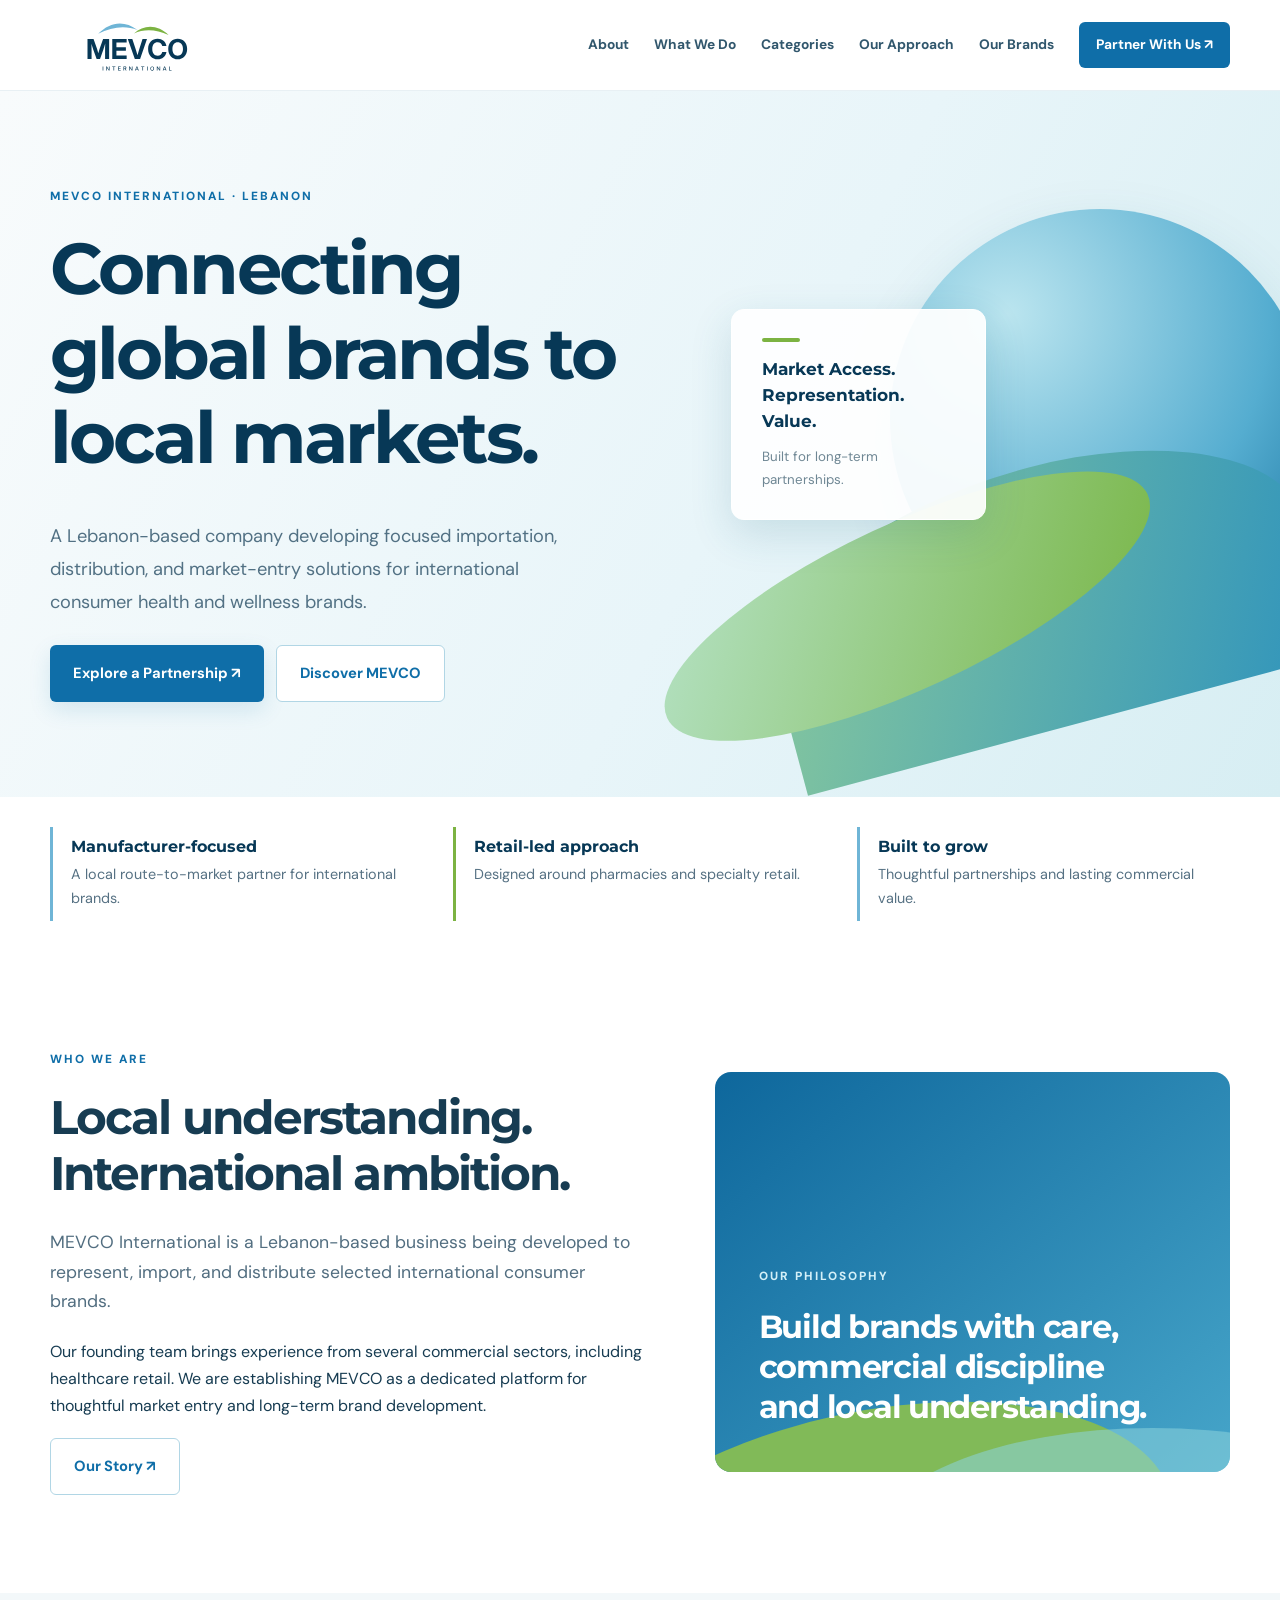
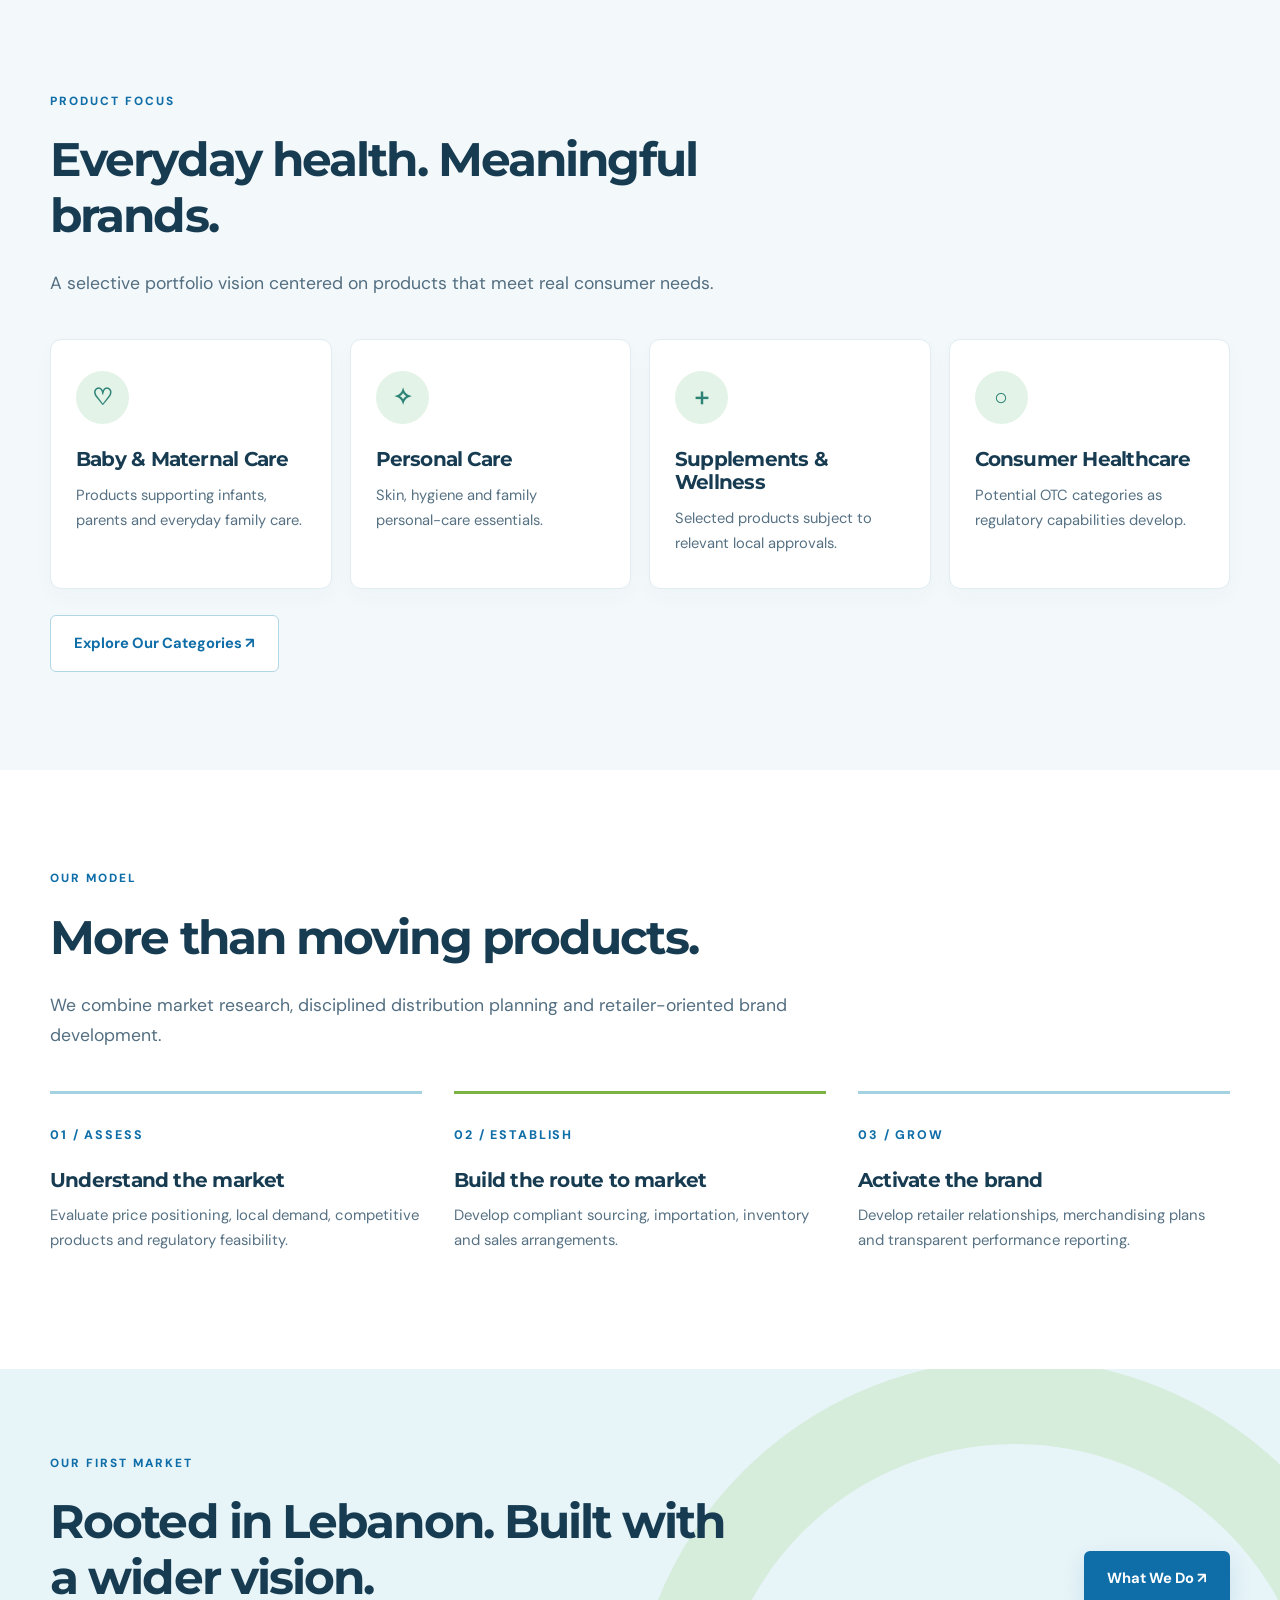
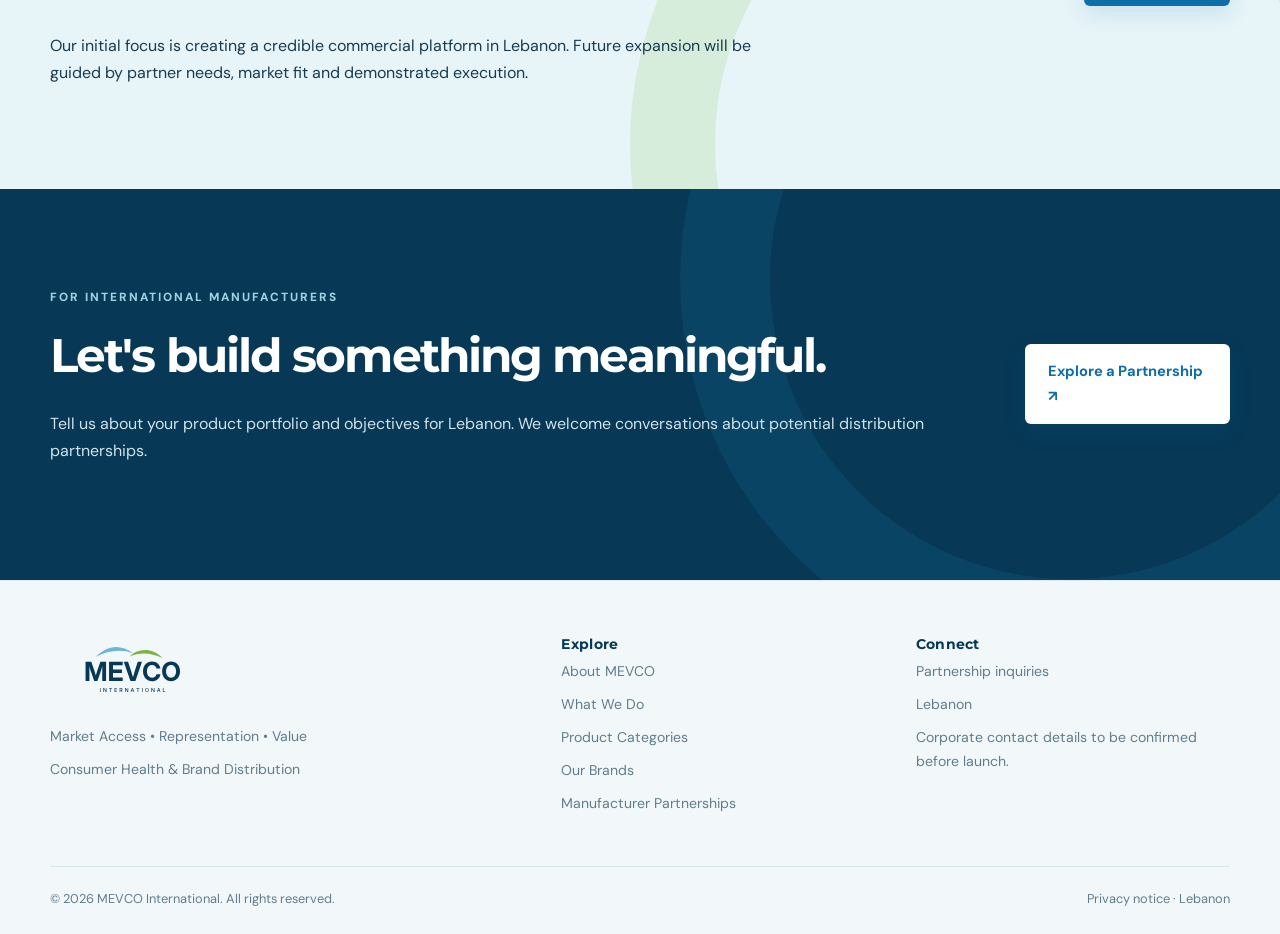
<file: index.html>
<!DOCTYPE html>

<html lang="en"><head><meta charset="utf-8"/><meta content="width=device-width,initial-scale=1" name="viewport"/><meta content="#0F6EA8" name="theme-color"/><meta content="MEVCO International is developing market-entry and distribution partnerships for consumer health brands in Lebanon." data-cms-meta="seo_description" name="description"/><title data-cms-title="seo_title">Consumer Health &amp; Brand Distribution | MEVCO International</title><link href="assets/favicon.png" rel="icon"/><link href="assets/site.css" rel="stylesheet"/></head><body data-cms-page="index"><a class="skip" href="#main">Skip to content</a><header class="site-header"><div class="container head-inner"><a aria-label="MEVCO International home" class="logo" href="index.html"><img alt="MEVCO International" src="assets/mevco-logo.svg"/></a><button aria-controls="site-nav" aria-expanded="false" aria-label="Toggle navigation" class="menu-toggle" type="button">Menu ☰</button><nav aria-label="Main navigation" class="nav" id="site-nav"><a class="" href="about.html">About</a><a class="" href="capabilities.html">What We Do</a><a class="" href="categories.html">Categories</a><a class="" href="partners.html">Our Approach</a><a href="brands.html">Our Brands</a><a class="nav-cta" href="contact.html">Partner With Us ↗</a></nav></div></header><main id="main"><section class="hero"><div class="container hero-inner"><div class="hero-copy"><span class="eyebrow" data-cms-text="eyebrow_01">MEVCO INTERNATIONAL · LEBANON</span><h1 data-cms-text="h1_01">Connecting global brands to <em>local markets.</em></h1><p data-cms-text="p_01">A Lebanon-based company developing focused importation, distribution, and market-entry solutions for international consumer health and wellness brands.</p><div class="actions"><a class="button" href="partners.html">Explore a Partnership ↗</a><a class="button button-outline" href="about.html">Discover MEVCO</a></div></div><div aria-hidden="true" class="hero-art"><img alt="MEVCO International" class="cms-hero-photo" data-cms-image="hero_image"/><div class="circle"></div><div class="wave"></div><div class="float"><div class="green-rule"></div><strong>Market Access.<br/>Representation.<br/>Value.</strong><small>Built for long-term partnerships.</small></div></div></div></section><section class="stats"><div class="container stat-grid"><div class="stat"><strong>Manufacturer-focused</strong><p data-cms-text="p_02">A local route-to-market partner for international brands.</p></div><div class="stat"><strong>Retail-led approach</strong><p data-cms-text="p_03">Designed around pharmacies and specialty retail.</p></div><div class="stat"><strong>Built to grow</strong><p data-cms-text="p_04">Thoughtful partnerships and lasting commercial value.</p></div></div></section><section class="section"><div class="container split"><div><span class="eyebrow" data-cms-text="eyebrow_02">Who we are</span><h2 data-cms-text="h2_01">Local understanding.<br/>International ambition.</h2><p class="lead" data-cms-text="p_05">MEVCO International is a Lebanon-based business being developed to represent, import, and distribute selected international consumer brands.</p><p data-cms-text="p_06">Our founding team brings experience from several commercial sectors, including healthcare retail. We are establishing MEVCO as a dedicated platform for thoughtful market entry and long-term brand development.</p><a class="button button-outline" href="about.html">Our Story ↗</a></div><div class="visual-panel"><div class="inner"><span class="eyebrow" data-cms-text="eyebrow_03">Our philosophy</span><strong>Build brands with care, commercial discipline and local understanding.</strong></div></div></div></section><section class="section section-tint"><div class="container"><div class="section-heading"><span class="eyebrow" data-cms-text="eyebrow_04">Product focus</span><h2 data-cms-text="h2_02">Everyday health. Meaningful brands.</h2><p class="lead" data-cms-text="p_07">A selective portfolio vision centered on products that meet real consumer needs.</p></div><div class="cards"><article class="card"><div class="card-icon">♡</div><h3 data-cms-text="h3_01">Baby &amp; Maternal Care</h3><p data-cms-text="p_08">Products supporting infants, parents and everyday family care.</p></article><article class="card"><div class="card-icon">✧</div><h3 data-cms-text="h3_02">Personal Care</h3><p data-cms-text="p_09">Skin, hygiene and family personal-care essentials.</p></article><article class="card"><div class="card-icon">＋</div><h3 data-cms-text="h3_03">Supplements &amp; Wellness</h3><p data-cms-text="p_10">Selected products subject to relevant local approvals.</p></article><article class="card"><div class="card-icon">○</div><h3 data-cms-text="h3_04">Consumer Healthcare</h3><p data-cms-text="p_11">Potential OTC categories as regulatory capabilities develop.</p></article></div><div class="actions"><a class="button button-outline" href="categories.html">Explore Our Categories ↗</a></div></div></section><section class="section"><div class="container"><span class="eyebrow" data-cms-text="eyebrow_05">Our model</span><h2 data-cms-text="h2_03">More than moving products.</h2><p class="lead section-heading" data-cms-text="p_12">We combine market research, disciplined distribution planning and retailer-oriented brand development.</p><div class="process"><article><span class="num">01 / ASSESS</span><h3 data-cms-text="h3_05">Understand the market</h3><p data-cms-text="p_13">Evaluate price positioning, local demand, competitive products and regulatory feasibility.</p></article><article><span class="num">02 / ESTABLISH</span><h3 data-cms-text="h3_06">Build the route to market</h3><p data-cms-text="p_14">Develop compliant sourcing, importation, inventory and sales arrangements.</p></article><article><span class="num">03 / GROW</span><h3 data-cms-text="h3_07">Activate the brand</h3><p data-cms-text="p_15">Develop retailer relationships, merchandising plans and transparent performance reporting.</p></article></div></div></section><section class="band"><div class="container"><div class="copy"><span class="eyebrow" data-cms-text="eyebrow_06">Our first market</span><h2 data-cms-text="h2_04">Rooted in Lebanon.<br/>Built with a wider vision.</h2><p data-cms-text="p_16">Our initial focus is creating a credible commercial platform in Lebanon. Future expansion will be guided by partner needs, market fit and demonstrated execution.</p></div><a class="button" href="capabilities.html">What We Do ↗</a></div></section><section class="section dark-cta"><div class="container"><div><span class="eyebrow" data-cms-text="eyebrow_07" style="color:#9bd5e3">For international manufacturers</span><h2 data-cms-text="h2_05">Let's build something meaningful.</h2><p data-cms-text="p_17">Tell us about your product portfolio and objectives for Lebanon. We welcome conversations about potential distribution partnerships.</p></div><a class="button button-light" href="contact.html">Explore a Partnership ↗</a></div></section></main><footer class="site-footer"><div class="container"><div class="footer-grid"><div><img alt="MEVCO International" src="assets/mevco-logo.svg"/><p style="max-width:280px;margin-top:18px">Market Access • Representation • Value</p><p>Consumer Health &amp; Brand Distribution</p></div><div><h4>Explore</h4><a href="about.html">About MEVCO</a><a href="capabilities.html">What We Do</a><a href="categories.html">Product Categories</a><a href="brands.html">Our Brands</a><a href="partners.html">Manufacturer Partnerships</a></div><div><h4>Connect</h4><a href="contact.html">Partnership inquiries</a><p>Lebanon</p><p>Corporate contact details to be confirmed before launch.</p></div></div><div class="footer-base"><span>© <span id="year">2026</span> MEVCO International. All rights reserved.</span><span><a href="privacy.html">Privacy notice</a> · Lebanon</span></div></div></footer><script defer="" src="assets/site.js"></script><script defer="True" src="assets/cms-content.js"></script><script>document.getElementById('year').textContent=new Date().getFullYear();</script></body></html>
</file>
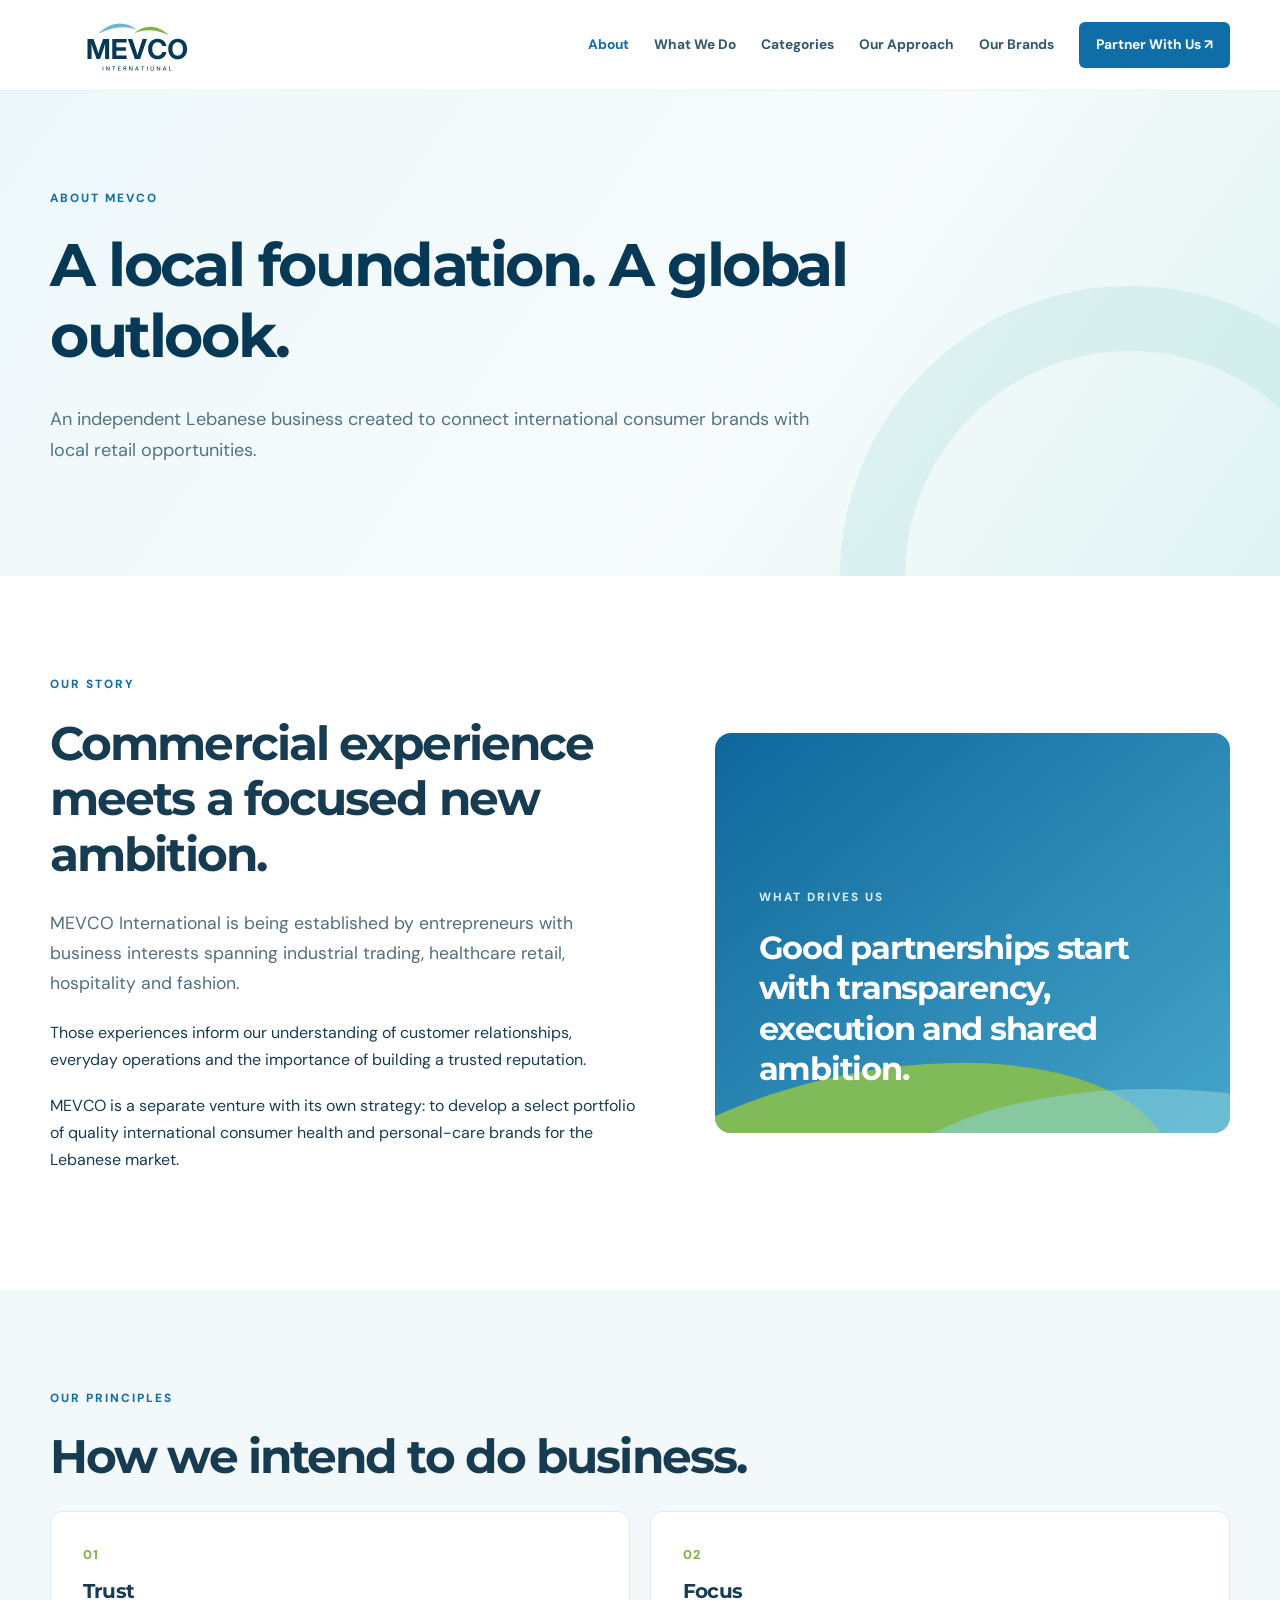
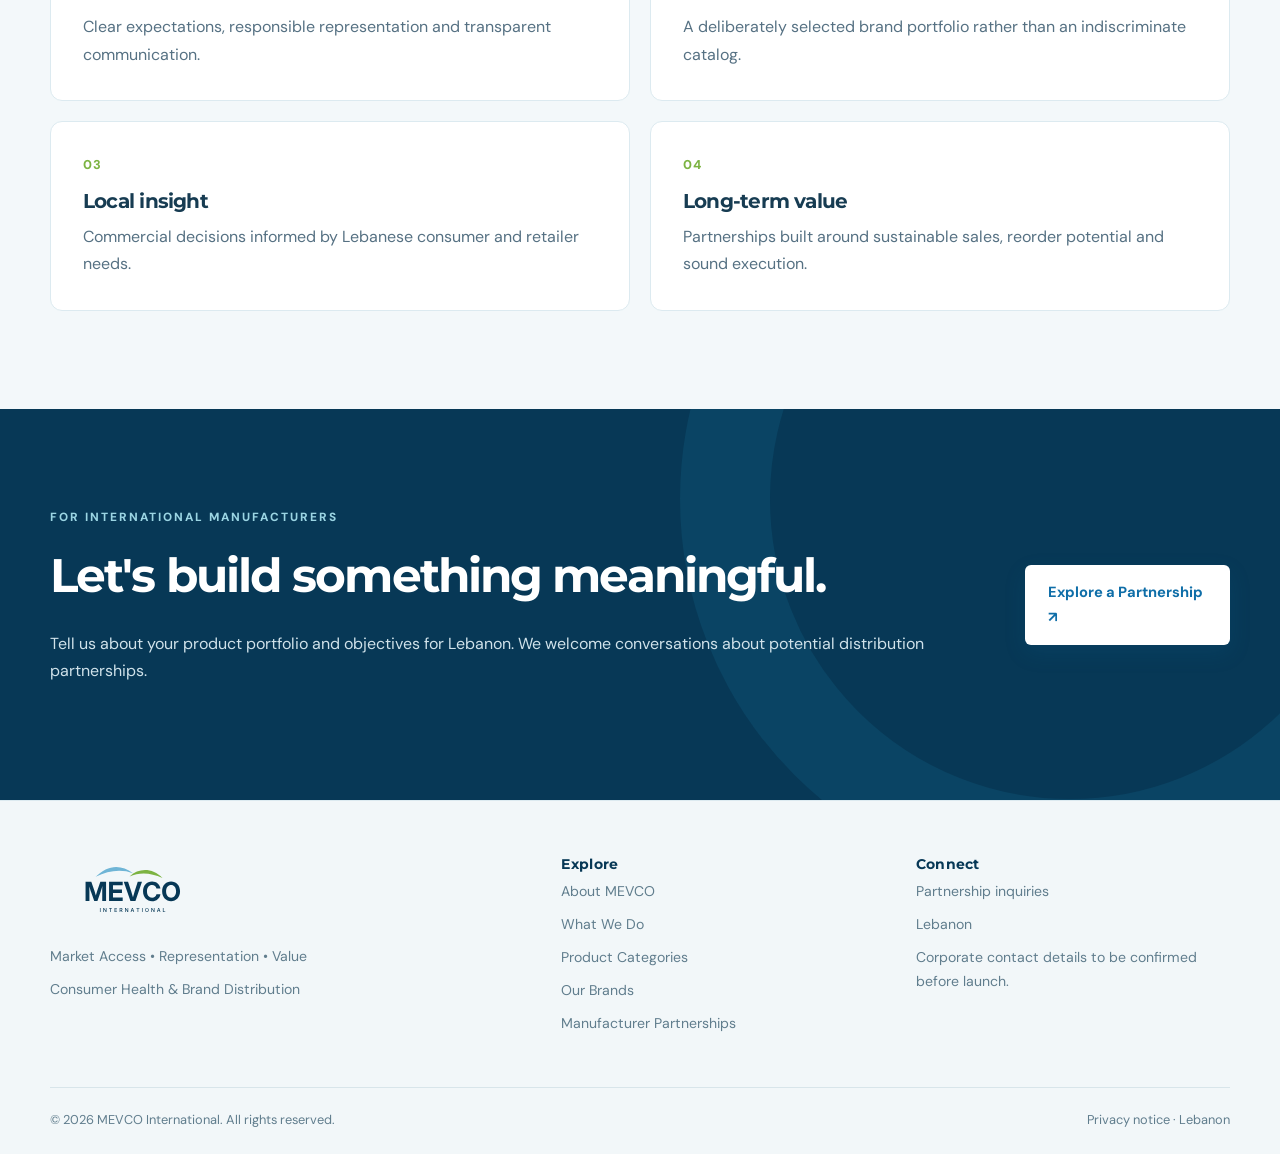
<file: about.html>
<!DOCTYPE html>

<html lang="en"><head><meta charset="utf-8"/><meta content="width=device-width,initial-scale=1" name="viewport"/><meta content="#0F6EA8" name="theme-color"/><meta content="Learn about MEVCO International, a Lebanon-based company with an international brand distribution vision." data-cms-meta="seo_description" name="description"/><title data-cms-title="seo_title">About MEVCO | MEVCO International</title><link href="assets/favicon.png" rel="icon"/><link href="assets/site.css" rel="stylesheet"/></head><body data-cms-page="about"><a class="skip" href="#main">Skip to content</a><header class="site-header"><div class="container head-inner"><a aria-label="MEVCO International home" class="logo" href="index.html"><img alt="MEVCO International" src="assets/mevco-logo.svg"/></a><button aria-controls="site-nav" aria-expanded="false" aria-label="Toggle navigation" class="menu-toggle" type="button">Menu ☰</button><nav aria-label="Main navigation" class="nav" id="site-nav"><a class="active" href="about.html">About</a><a class="" href="capabilities.html">What We Do</a><a class="" href="categories.html">Categories</a><a class="" href="partners.html">Our Approach</a><a href="brands.html">Our Brands</a><a class="nav-cta" href="contact.html">Partner With Us ↗</a></nav></div></header><main id="main"><section class="page-hero"><div class="container"><span class="eyebrow" data-cms-text="eyebrow_01">About MEVCO</span><h1 data-cms-text="h1_01">A local foundation. A global outlook.</h1><p data-cms-text="p_01">An independent Lebanese business created to connect international consumer brands with local retail opportunities.</p></div></section><section class="section"><div class="container split"><div><span class="eyebrow" data-cms-text="eyebrow_02">Our story</span><h2 data-cms-text="h2_01">Commercial experience meets a focused new ambition.</h2><p class="lead" data-cms-text="p_02">MEVCO International is being established by entrepreneurs with business interests spanning industrial trading, healthcare retail, hospitality and fashion.</p><p data-cms-text="p_03">Those experiences inform our understanding of customer relationships, everyday operations and the importance of building a trusted reputation.</p><p data-cms-text="p_04">MEVCO is a separate venture with its own strategy: to develop a select portfolio of quality international consumer health and personal-care brands for the Lebanese market.</p></div><div class="visual-panel"><div class="inner"><span class="eyebrow" data-cms-text="eyebrow_03">What drives us</span><strong>Good partnerships start with transparency, execution and shared ambition.</strong></div></div></div></section><section class="section section-tint"><div class="container"><span class="eyebrow" data-cms-text="eyebrow_04">Our principles</span><h2 data-cms-text="h2_02">How we intend to do business.</h2><div class="tiles"><article class="tile"><div class="number">01</div><h3 data-cms-text="h3_01">Trust</h3><p data-cms-text="p_05">Clear expectations, responsible representation and transparent communication.</p></article><article class="tile"><div class="number">02</div><h3 data-cms-text="h3_02">Focus</h3><p data-cms-text="p_06">A deliberately selected brand portfolio rather than an indiscriminate catalog.</p></article><article class="tile"><div class="number">03</div><h3 data-cms-text="h3_03">Local insight</h3><p data-cms-text="p_07">Commercial decisions informed by Lebanese consumer and retailer needs.</p></article><article class="tile"><div class="number">04</div><h3 data-cms-text="h3_04">Long-term value</h3><p data-cms-text="p_08">Partnerships built around sustainable sales, reorder potential and sound execution.</p></article></div></div></section><section class="section dark-cta"><div class="container"><div><span class="eyebrow" data-cms-text="eyebrow_05" style="color:#9bd5e3">For international manufacturers</span><h2 data-cms-text="h2_03">Let's build something meaningful.</h2><p data-cms-text="p_09">Tell us about your product portfolio and objectives for Lebanon. We welcome conversations about potential distribution partnerships.</p></div><a class="button button-light" href="contact.html">Explore a Partnership ↗</a></div></section></main><footer class="site-footer"><div class="container"><div class="footer-grid"><div><img alt="MEVCO International" src="assets/mevco-logo.svg"/><p style="max-width:280px;margin-top:18px">Market Access • Representation • Value</p><p>Consumer Health &amp; Brand Distribution</p></div><div><h4>Explore</h4><a href="about.html">About MEVCO</a><a href="capabilities.html">What We Do</a><a href="categories.html">Product Categories</a><a href="brands.html">Our Brands</a><a href="partners.html">Manufacturer Partnerships</a></div><div><h4>Connect</h4><a href="contact.html">Partnership inquiries</a><p>Lebanon</p><p>Corporate contact details to be confirmed before launch.</p></div></div><div class="footer-base"><span>© <span id="year">2026</span> MEVCO International. All rights reserved.</span><span><a href="privacy.html">Privacy notice</a> · Lebanon</span></div></div></footer><script defer="" src="assets/site.js"></script><script defer="True" src="assets/cms-content.js"></script><script>document.getElementById('year').textContent=new Date().getFullYear();</script></body></html>
</file>
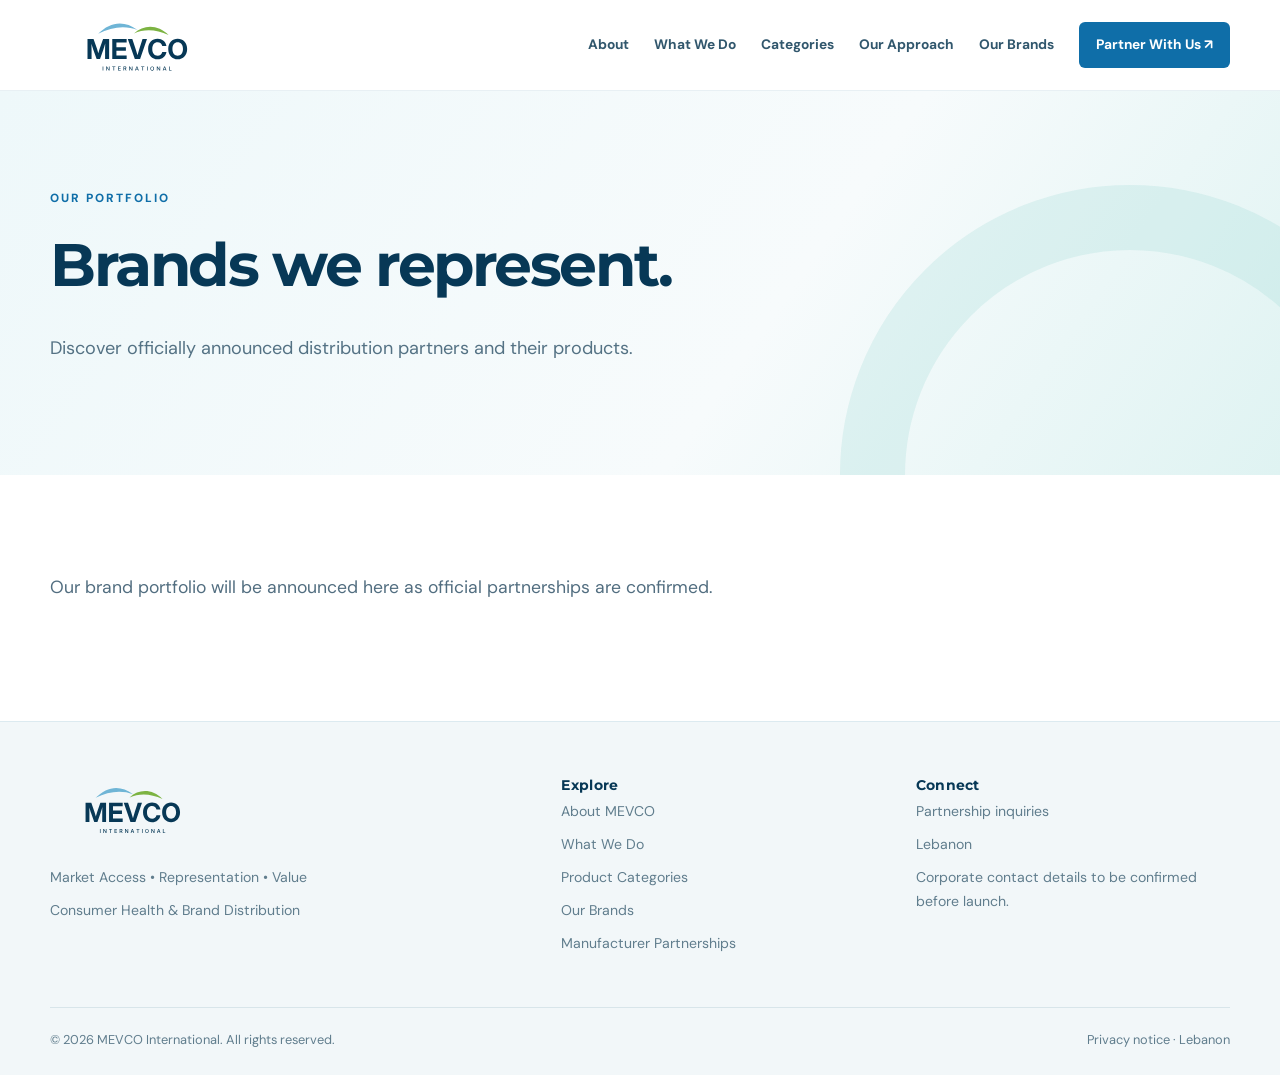
<file: brands.html>
<!DOCTYPE html>
<html lang="en"><head><meta charset="utf-8"/><meta content="width=device-width,initial-scale=1" name="viewport"/><meta content="#0F6EA8" name="theme-color"/><meta content="Explore MEVCO International's authorized brand partners." name="description"/><link href="assets/favicon.png" rel="icon"/><link href="assets/site.css" rel="stylesheet"/><title>Our Brands | MEVCO International</title></head><body data-cms-page="brands"><a class="skip" href="#main">Skip to content</a><header class="site-header"><div class="container head-inner"><a aria-label="MEVCO International home" class="logo" href="index.html"><img alt="MEVCO International" src="assets/mevco-logo.svg"/></a><button aria-controls="site-nav" aria-expanded="false" aria-label="Toggle navigation" class="menu-toggle" type="button">Menu ☰</button><nav aria-label="Main navigation" class="nav" id="site-nav"><a class="" href="about.html">About</a><a class="" href="capabilities.html">What We Do</a><a class="" href="categories.html">Categories</a><a class="" href="partners.html">Our Approach</a><a href="brands.html">Our Brands</a><a class="nav-cta" href="contact.html">Partner With Us ↗</a></nav></div></header><main id="main"><section class="page-hero"><div class="container"><span class="eyebrow">Our portfolio</span><h1>Brands we represent.</h1><p>Discover officially announced distribution partners and their products.</p></div></section><section class="section"><div class="container"><div aria-live="polite" class="brands-grid" id="brands-list"><p>Loading brands...</p></div></div></section></main><footer class="site-footer"><div class="container"><div class="footer-grid"><div><img alt="MEVCO International" src="assets/mevco-logo.svg"/><p style="max-width:280px;margin-top:18px">Market Access • Representation • Value</p><p>Consumer Health &amp; Brand Distribution</p></div><div><h4>Explore</h4><a href="about.html">About MEVCO</a><a href="capabilities.html">What We Do</a><a href="categories.html">Product Categories</a><a href="brands.html">Our Brands</a><a href="partners.html">Manufacturer Partnerships</a></div><div><h4>Connect</h4><a href="contact.html">Partnership inquiries</a><p>Lebanon</p><p>Corporate contact details to be confirmed before launch.</p></div></div><div class="footer-base"><span>© <span id="year">2026</span> MEVCO International. All rights reserved.</span><span><a href="privacy.html">Privacy notice</a> · Lebanon</span></div></div></footer><script defer="" src="assets/site.js"></script><script defer="" src="assets/cms-content.js"></script><script defer="" src="assets/brands.js"></script></body></html>
</file>
<file: assets/site.css>
@import url('https://fonts.googleapis.com/css2?family=DM+Sans:wght@400;500;600;700&family=Montserrat:wght@500;600;700;800&display=swap');
:root{--ink:#173c52;--deep:#073856;--blue:#0f6ea8;--sky:#6fb5d6;--green:#7cb342;--mint:#d9efe3;--pale:#f3f8fa;--line:#dceaf0;--muted:#567183;--white:#fff}*{box-sizing:border-box}html{scroll-behavior:smooth}body{margin:0;font:16px/1.7 'DM Sans',Arial,sans-serif;color:var(--ink);background:white}a{color:inherit;text-decoration:none}button,input,textarea,select{font:inherit}button{cursor:pointer}h1,h2,h3,h4{font-family:Montserrat,Arial,sans-serif;letter-spacing:-.04em;line-height:1.18;margin:0 0 .55em}h1{font-size:clamp(2.7rem,5.6vw,5.55rem)}h2{font-size:clamp(2.05rem,3.7vw,3.55rem)}h3{font-size:1.22rem}p{margin:0 0 1.15em}.container{width:min(1180px,calc(100% - 48px));margin:auto}.skip{position:absolute;top:-100px;left:10px;background:#fff;padding:12px;z-index:1000}.skip:focus{top:8px}.site-header{position:sticky;top:0;z-index:50;background:#fffffff0;backdrop-filter:blur(18px);border-bottom:1px solid #e8f0f4}.head-inner{height:90px;display:flex;gap:24px;align-items:center;justify-content:space-between}.logo{display:flex;align-items:center;flex-shrink:0}.logo img{width:174px;height:auto;display:block}.nav{display:flex;gap:25px;align-items:center}.nav a{font-size:.86rem;font-weight:700;color:#31576d}.nav a:hover,.nav a.active{color:var(--blue)}.nav .nav-cta{color:white;background:var(--blue);padding:11px 17px;border-radius:6px}.nav .nav-cta:hover{color:white;background:#095781}.menu-toggle{display:none;border:1px solid var(--line);border-radius:8px;padding:9px 12px;color:var(--blue);background:white}.eyebrow{font-size:.74rem;font-weight:800;letter-spacing:.17em;text-transform:uppercase;color:var(--blue);display:block;margin-bottom:21px}.muted{color:var(--muted)}.lead{font-size:1.1rem;color:#526e80;max-width:700px}.button{border:0;display:inline-flex;justify-content:center;align-items:center;gap:14px;padding:15px 23px;border-radius:6px;background:var(--blue);color:#fff;font-size:.92rem;font-weight:700;box-shadow:0 8px 22px #0f6ea822;transition:background .2s,transform .2s}.button:hover{background:#075987;transform:translateY(-1px)}.button-outline{background:white;color:var(--blue);border:1px solid #b1d6e5;box-shadow:none}.button-outline:hover{background:#e8f7fc}.button-light{background:white;color:var(--blue)}.button-light:hover{background:#ecf6f9}.actions{display:flex;flex-wrap:wrap;gap:12px;margin-top:26px}.hero{background:linear-gradient(118deg,#f8fbfc 0%,#e8f5f9 57%,#d7eef3);overflow:hidden;position:relative}.hero-inner{display:grid;grid-template-columns:1.12fr .88fr;gap:45px;align-items:center;min-height:610px}.hero-copy{padding:95px 0}.hero h1{color:var(--deep)}.hero h1 em{font-style:normal;color:var(--blue)}.hero-copy>p{font-size:1.14rem;line-height:1.8;color:#527184;max-width:550px}.hero-art{height:470px;position:relative;isolation:isolate}.hero-art .circle{width:420px;height:420px;background:radial-gradient(circle at 28% 25%,#bbe5ef,#55add0 60%,#126d9b);position:absolute;right:-16%;top:0;border-radius:50%;box-shadow:0 20px 55px #185d7920}.hero-art .wave{position:absolute;width:550px;height:260px;background:linear-gradient(115deg,#8bca9c,#2e93bd);right:-17%;bottom:-50px;border-radius:70% 60% 0 0;transform:rotate(-15deg)}.hero-art .wave:before{content:'';position:absolute;left:-120px;top:20px;width:530px;height:165px;border-radius:50%;background:linear-gradient(130deg,#b5e2c5,#79b647);transform:rotate(-10deg)}.hero-art .float{position:absolute;top:100px;left:0;background:#ffffffed;box-shadow:0 14px 42px #1f688329;border-radius:13px;padding:28px 30px;border:1px solid white;max-width:255px}.float strong{display:block;font:700 1.05rem/1.55 Montserrat;color:var(--deep)}.float small{display:block;color:#6f8794;margin-top:12px}.green-rule{width:38px;height:4px;background:var(--green);border-radius:4px;margin-bottom:14px}.stats{padding:30px 0}.stat-grid{display:grid;grid-template-columns:repeat(3,1fr);gap:30px}.stat{border-left:3px solid var(--sky);padding:10px 18px}.stat:nth-child(2){border-color:var(--green)}.stat strong{display:block;color:var(--deep);font:700 1rem Montserrat}.stat p{margin:6px 0 0;color:var(--muted);font-size:.9rem}.section{padding:98px 0}.section-tint{background:var(--pale)}.split{display:grid;grid-template-columns:1.07fr .93fr;gap:72px;align-items:center}.visual-panel{border-radius:16px;min-height:400px;padding:44px;display:flex;align-items:flex-end;position:relative;overflow:hidden;color:white;background:linear-gradient(140deg,#0e679c,#46a5c9)}.visual-panel:before{content:'';position:absolute;width:120%;height:75%;background:#81ba58;border-radius:50%;left:-30%;bottom:-60%;transform:rotate(-12deg)}.visual-panel:after{content:'';position:absolute;width:110%;height:60%;border-radius:50%;right:-40%;bottom:-49%;background:#8dd3dc8c}.visual-panel .inner{position:relative;z-index:1}.visual-panel strong{font:700 clamp(1.6rem,2.5vw,2.35rem)/1.26 Montserrat;letter-spacing:-.04em;display:block;max-width:400px}.visual-panel .eyebrow{color:#d4f0f8}.section-heading{max-width:780px;margin-bottom:40px}.cards{display:grid;grid-template-columns:repeat(4,1fr);gap:18px}.card{padding:31px 25px;background:white;border:1px solid #e1edf1;border-radius:11px;box-shadow:0 8px 22px #0c628807;min-height:250px}.card p{font-size:.92rem;color:var(--muted);margin:0}.card-icon{width:53px;height:53px;background:#e3f3e7;border-radius:50%;display:grid;place-items:center;color:#2e8377;font-size:1.45rem;font-weight:800;margin-bottom:24px}.card h3{margin-bottom:12px}.process{display:grid;grid-template-columns:repeat(3,1fr);gap:32px}.process article{border-top:3px solid #a3d2e3;padding-top:26px}.process article:nth-child(2){border-color:var(--green)}.process .num{font-size:.78rem;letter-spacing:.15em;color:var(--blue);font-weight:800}.process h3{margin-top:22px}.process p{color:var(--muted);font-size:.93rem}.band{padding:84px 0;background:#e7f4f8;position:relative;overflow:hidden}.band:before{position:absolute;content:'';right:-120px;bottom:-340px;width:600px;height:600px;border:85px solid #d7eddc;border-radius:50%}.band .container{position:relative;display:flex;gap:35px;justify-content:space-between;align-items:center}.band .copy{max-width:710px}.dark-cta{background:#073856;color:white;position:relative;overflow:hidden}.dark-cta:after{content:'';position:absolute;right:-180px;top:-300px;width:600px;height:600px;border-radius:50%;border:90px solid #14678c;opacity:.25}.dark-cta h2{color:white}.dark-cta p{color:#d0e2ea}.dark-cta .container{position:relative;z-index:2;display:flex;align-items:center;justify-content:space-between;gap:50px}.page-hero{background:linear-gradient(125deg,#eef8fa,#f7fbfc 60%,#dff3f2);padding:97px 0 90px;overflow:hidden;position:relative}.page-hero:after{content:'';position:absolute;width:450px;height:450px;right:-140px;bottom:-290px;border:65px solid #9cd6d2;border-radius:50%;opacity:.25}.page-hero h1{font-size:clamp(2.6rem,4.7vw,4.7rem);max-width:850px;color:var(--deep)}.page-hero p{font-size:1.13rem;color:#547284;max-width:780px}.ticks{display:grid;grid-template-columns:1fr 1fr;gap:17px 36px;margin-top:20px}.tick{padding-left:26px;position:relative}.tick:before{content:'✓';position:absolute;left:0;color:#599a47;font-weight:900}.tiles{display:grid;grid-template-columns:repeat(2,1fr);gap:20px}.tile{border:1px solid var(--line);border-radius:12px;padding:32px;background:#fff}.tile .number{color:var(--green);font-weight:800;letter-spacing:.09em;font-size:.8rem}.tile h3{margin-top:14px}.tile p{color:var(--muted);margin:0}.quote{font:600 clamp(1.35rem,2.3vw,2.1rem)/1.45 Montserrat;color:var(--deep);letter-spacing:-.03em}.contact-grid{display:grid;grid-template-columns:.82fr 1.18fr;gap:70px}.contact-form{padding:35px;background:#fff;border:1px solid var(--line);border-radius:14px;box-shadow:0 18px 60px #12587c0b}.form-grid{display:grid;grid-template-columns:1fr 1fr;gap:18px}.field{display:flex;flex-direction:column;gap:6px;margin-bottom:18px}.field label{font-size:.84rem;font-weight:700;color:#315b70}.field input,.field select,.field textarea{width:100%;border:1px solid #bed6df;border-radius:7px;background:#fff;color:var(--ink);padding:12px 13px;outline-offset:3px}.field textarea{min-height:140px;resize:vertical}.field input:focus,.field select:focus,.field textarea:focus{border-color:var(--blue)}.form-note{font-size:.79rem;color:var(--muted);margin:12px 0 0}.hp{position:absolute;left:-9999px}.site-footer{background:#f2f7f9;border-top:1px solid var(--line);padding:55px 0 24px}.footer-grid{display:grid;grid-template-columns:1.5fr 1fr 1fr;gap:40px;padding-bottom:42px}.footer-grid img{width:165px}.footer-grid h4{font-size:.85rem;color:var(--deep);letter-spacing:.02em}.footer-grid p,.footer-grid a{display:block;color:#607d8d;font-size:.88rem;margin-bottom:9px}.footer-grid a:hover{color:var(--blue)}.footer-base{border-top:1px solid #d8e5ea;display:flex;justify-content:space-between;gap:20px;padding-top:21px;color:#607d8d;font-size:.8rem}.callout{background:#e9f6f8;border-left:4px solid var(--green);padding:25px 29px;border-radius:0 9px 9px 0}.small{font-size:.89rem}.max-760{max-width:760px}.success{background:#edf9f2;color:#20603d;padding:20px;border-radius:9px}
@media(max-width:1010px){.nav{gap:14px}.nav a{font-size:.78rem}.hero-inner{gap:10px}.hero-art .circle{right:-20%}.cards{grid-template-columns:repeat(2,1fr)}.split{gap:36px}}
@media(max-width:780px){.head-inner{height:75px}.logo img{width:145px}.menu-toggle{display:block}.nav{display:none;position:absolute;top:75px;left:0;right:0;padding:17px 24px 24px;background:white;border-bottom:1px solid var(--line);box-shadow:0 12px 20px #0b476110;flex-direction:column;align-items:stretch;gap:6px}.nav.open{display:flex}.nav a{font-size:.93rem;padding:8px}.nav .nav-cta{text-align:center;padding:12px}.hero-inner{grid-template-columns:1fr;min-height:auto}.hero-copy{padding:72px 0 8px}.hero-art{height:330px;max-width:560px;width:100%;margin:auto}.hero-art .circle{width:340px;height:340px;right:0}.hero-art .wave{right:-10%}.hero-art .float{left:8%;top:75px}.split,.contact-grid{grid-template-columns:1fr}.process{grid-template-columns:1fr;gap:22px}.section{padding:75px 0}.band .container,.dark-cta .container{display:block}.band .button,.dark-cta .button{margin-top:15px}.footer-grid{grid-template-columns:1fr 1fr}.footer-grid>div:first-child{grid-column:1/-1}.page-hero{padding:75px 0}}
@media(max-width:520px){.container{width:min(100% - 34px,1180px)}h1{font-size:2.75rem}.hero-copy{padding:56px 0 0}.hero-copy>p{font-size:1rem}.hero-art{height:265px}.hero-art .circle{width:270px;height:270px;right:-7%}.hero-art .wave{width:390px;height:200px;bottom:-45px}.hero-art .float{left:0;top:47px;padding:17px;width:215px}.stats{padding:17px 0}.stat-grid,.cards,.tiles,.ticks,.form-grid{grid-template-columns:1fr}.stat{padding:9px 16px}.section{padding:60px 0}.visual-panel{min-height:320px;padding:26px}.card{min-height:0}.contact-form{padding:22px}.footer-grid{grid-template-columns:1fr}.footer-grid>div:first-child{grid-column:auto}.footer-base{display:block}}
@media(prefers-reduced-motion:reduce){html{scroll-behavior:auto}.button{transition:none}}

/* MEVCO CMS-managed imagery and brand directory */
.cms-hero-photo[hidden]{display:none}
.hero-art.has-cms-photo{overflow:hidden;background:#dff2f7}
.hero-art.has-cms-photo .circle,.hero-art.has-cms-photo .wave{display:none}
.cms-hero-photo{position:absolute;inset:0;width:100%;height:100%;object-fit:cover;z-index:0}
.hero-art.has-cms-photo .float{position:relative;z-index:1}
.brands-grid{display:grid;grid-template-columns:repeat(auto-fit,minmax(260px,1fr));gap:22px}
.brand-card{display:flex;flex-direction:column;gap:12px;text-decoration:none;background:white;border:1px solid #dfedf2;border-radius:18px;padding:25px;color:#17324d;transition:transform .2s,box-shadow .2s}
.brand-card:hover{transform:translateY(-3px);box-shadow:0 12px 30px #15384d19}
.brand-card img{height:150px;max-width:100%;object-fit:contain;object-position:center}
.brand-card h2{font-size:1.45rem;line-height:1.25;margin:0}
.brand-card p{margin:0;color:#4c6878}
.brand-detail{display:grid;grid-template-columns:minmax(200px,1fr) 2fr;gap:36px;align-items:start}
.brand-detail img{width:100%;max-height:340px;object-fit:contain}
.brand-detail img[hidden]{display:none}
@media(max-width:700px){.brand-detail{grid-template-columns:1fr}}
</file>
